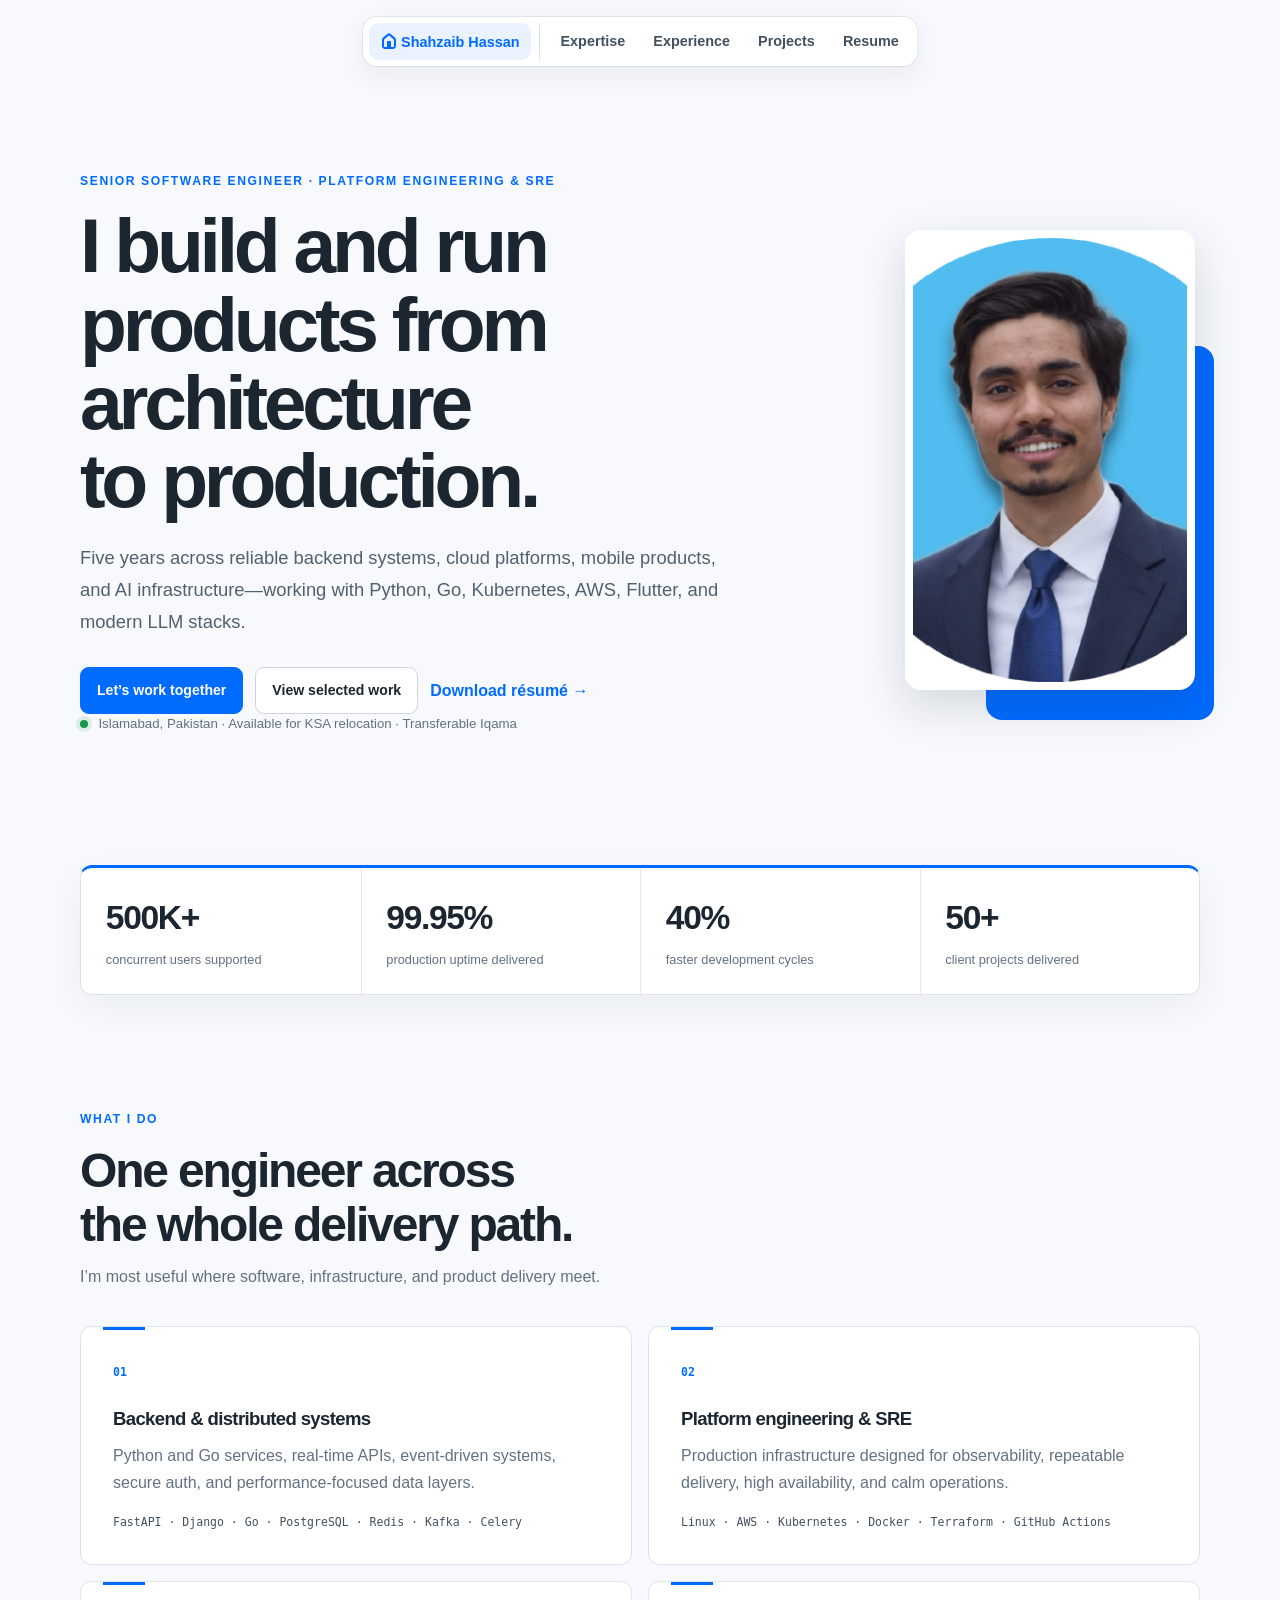
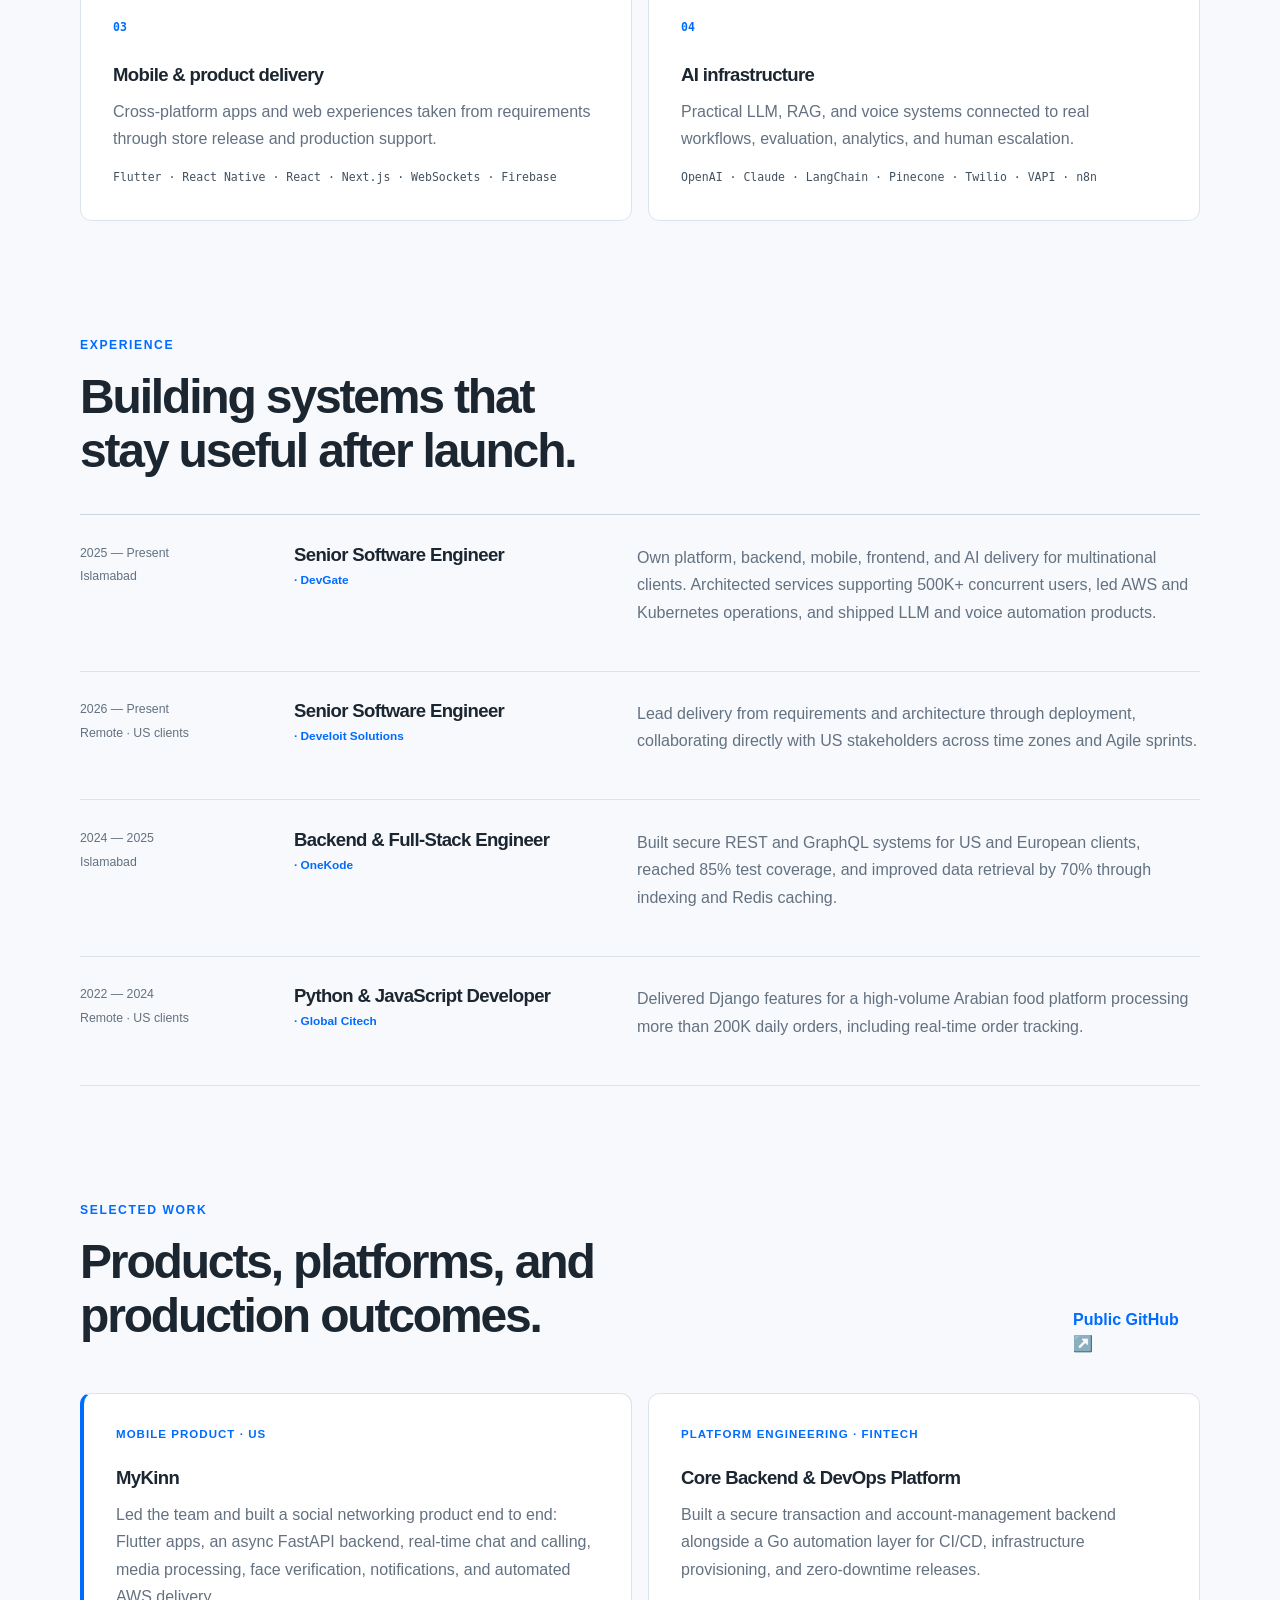
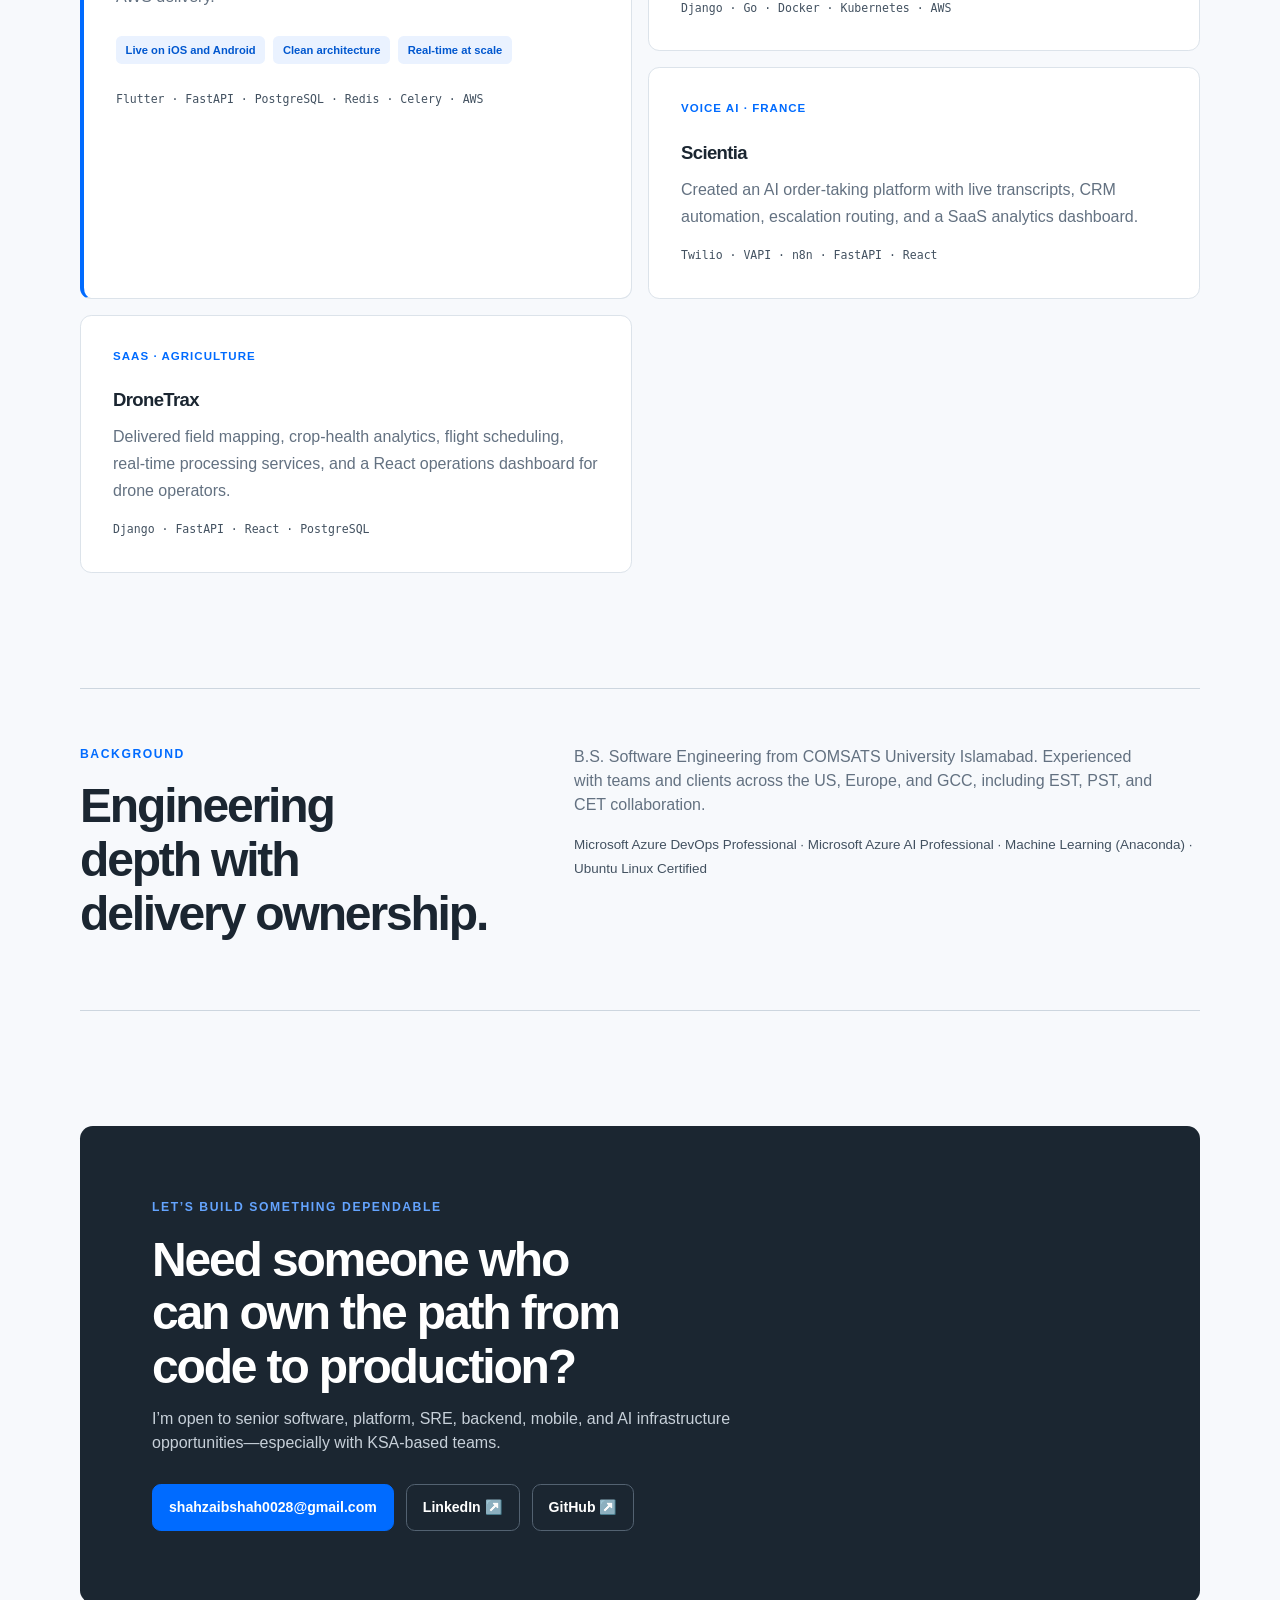
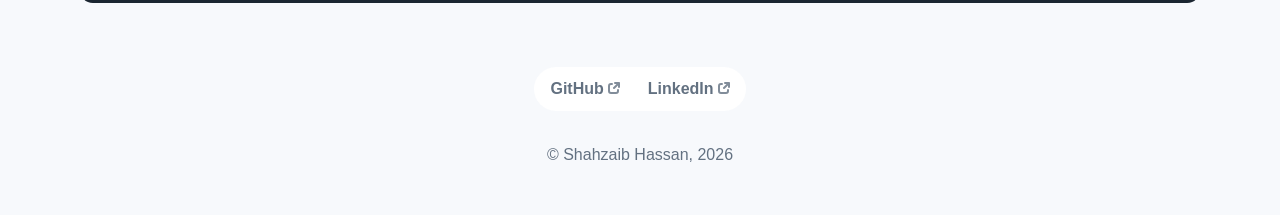
<file: index.html>
<!doctype html><html data-theme=light lang=en xmlns=http://www.w3.org/1999/xhtml><head><meta charset=UTF-8><meta content="Senior Software Engineer building reliable platforms, backend systems, mobile products, and AI infrastructure." name=description><meta content="width=device-width,initial-scale=1" name=viewport><meta content=#006BFF name=theme-color><meta content=#006BFF media=(prefers-color-scheme:dark) name=theme-color><title>Shahzaib Hassan</title><link href=https://shahzaibyy.github.io/ rel=canonical><link href=https://shahzaibyy.github.io/favicon.png rel=icon type=image/png><link href=https://shahzaibyy.github.io/apple-touch-icon.png rel=apple-touch-icon sizes=180x180 type=image/png><link href="data:image/svg+xml,%3Csvg xmlns='http://www.w3.org/2000/svg' viewBox='0 0 100 100'%3E%3Ctext x='-.07em' y='.89em' font-size='90'%3E⚙️%3C/text%3E%3C/svg%3E" rel=icon><style>:root,[data-theme=dark]{--accent-color:#006bff}@media (prefers-color-scheme:dark){:root:not([data-theme=light]){--accent-color:#006bff}}</style><link href=https://shahzaibyy.github.io/style.css rel=stylesheet><link href=https://shahzaibyy.github.io/portfolio.css rel=stylesheet><script defer src=https://shahzaibyy.github.io/closable.js></script><meta content="Shahzaib Hassan" property=og:site_name><meta content="Shahzaib Hassan" property=og:title><meta content=https://shahzaibyy.github.io/ property=og:url><meta content="Senior Software Engineer building reliable platforms, backend systems, mobile products, and AI infrastructure." property=og:description><meta content=https://shahzaibyy.github.io/card.png property=og:image><meta content=en_US property=og:locale><body><header id=site-nav><nav><a href=#main-content tabindex=0> Skip to Main Content </a><ul><li id=home><a class=active href=https://shahzaibyy.github.io> <i class=icon></i>Shahzaib Hassan</a><li class=divider><li><a href=https://shahzaibyy.github.io/#expertise>Expertise</a><li><a href=https://shahzaibyy.github.io/#experience>Experience</a><li><a href=https://shahzaibyy.github.io/#projects>Projects</a><li><a href=https://shahzaibyy.github.io/shahzaib-hassan-cv.pdf>Resume</a></ul></nav></header><main id=main-content><div class=portfolio-home><section aria-labelledby=hero-title class=hero><div class=hero-copy><p class=eyebrow>Senior Software Engineer · Platform Engineering & SRE<h1 id=hero-title>I build and run products from architecture to production.</h1><p class=hero-lead>Five years across reliable backend systems, cloud platforms, mobile products, and AI infrastructure—working with Python, Go, Kubernetes, AWS, Flutter, and modern LLM stacks.<div class=hero-actions><a class="button primary" href=mailto:shahzaibshah0028@gmail.com>Let’s work together</a><a class=button href=#projects>View selected work</a><a class=text-link href=/shahzaib-hassan-cv.pdf>Download résumé →</a></div><p class=availability><span aria-hidden=true></span> Islamabad, Pakistan · Available for KSA relocation · Transferable Iqama</div><div class=portrait-wrap><img alt="Shahzaib Hassan" class=portrait height=460 src=/img/shahzaib-hassan.png width=460></div></section><section aria-label="Career highlights" class=metrics><div><strong>500K+</strong><span>concurrent users supported</span></div><div><strong>99.95%</strong><span>production uptime delivered</span></div><div><strong>40%</strong><span>faster development cycles</span></div><div><strong>50+</strong><span>client projects delivered</span></div></section><section class=portfolio-section id=expertise><div class=section-heading><p class=eyebrow>What I do<h2>One engineer across the whole delivery path.</h2><p>I’m most useful where software, infrastructure, and product delivery meet.</div><div class=capability-grid><article class=capability-card><span class=card-number>01</span><h3>Backend & distributed systems</h3><p>Python and Go services, real-time APIs, event-driven systems, secure auth, and performance-focused data layers.<p class=stack>FastAPI · Django · Go · PostgreSQL · Redis · Kafka · Celery</article><article class=capability-card><span class=card-number>02</span><h3>Platform engineering & SRE</h3><p>Production infrastructure designed for observability, repeatable delivery, high availability, and calm operations.<p class=stack>Linux · AWS · Kubernetes · Docker · Terraform · GitHub Actions</article><article class=capability-card><span class=card-number>03</span><h3>Mobile & product delivery</h3><p>Cross-platform apps and web experiences taken from requirements through store release and production support.<p class=stack>Flutter · React Native · React · Next.js · WebSockets · Firebase</article><article class=capability-card><span class=card-number>04</span><h3>AI infrastructure</h3><p>Practical LLM, RAG, and voice systems connected to real workflows, evaluation, analytics, and human escalation.<p class=stack>OpenAI · Claude · LangChain · Pinecone · Twilio · VAPI · n8n</article></div></section><section class=portfolio-section id=experience><div class=section-heading><p class=eyebrow>Experience<h2>Building systems that stay useful after launch.</h2></div><div class=timeline><article><div class=timeline-meta><span>2025 — Present</span><span>Islamabad</span></div><h3>Senior Software Engineer <small>· DevGate</small></h3><p>Own platform, backend, mobile, frontend, and AI delivery for multinational clients. Architected services supporting 500K+ concurrent users, led AWS and Kubernetes operations, and shipped LLM and voice automation products.</article><article><div class=timeline-meta><span>2026 — Present</span><span>Remote · US clients</span></div><h3>Senior Software Engineer <small>· Develoit Solutions</small></h3><p>Lead delivery from requirements and architecture through deployment, collaborating directly with US stakeholders across time zones and Agile sprints.</article><article><div class=timeline-meta><span>2024 — 2025</span><span>Islamabad</span></div><h3>Backend & Full-Stack Engineer <small>· OneKode</small></h3><p>Built secure REST and GraphQL systems for US and European clients, reached 85% test coverage, and improved data retrieval by 70% through indexing and Redis caching.</article><article><div class=timeline-meta><span>2022 — 2024</span><span>Remote · US clients</span></div><h3>Python & JavaScript Developer <small>· Global Citech</small></h3><p>Delivered Django features for a high-volume Arabian food platform processing more than 200K daily orders, including real-time order tracking.</article></div></section><section class=portfolio-section id=projects><div class="section-heading split-heading"><div><p class=eyebrow>Selected work<h2>Products, platforms, and production outcomes.</h2></div><a class=text-link href=https://github.com/Shahzaibyy rel=noopener target=_blank>Public GitHub ↗</a></div><div class=project-grid><article class="project-card featured"><p class=project-type>Mobile product · US<h3>MyKinn</h3><p>Led the team and built a social networking product end to end: Flutter apps, an async FastAPI backend, real-time chat and calling, media processing, face verification, notifications, and automated AWS delivery.<ul class=project-results><li>Live on iOS and Android<li>Clean architecture<li>Real-time at scale</ul><p class=stack>Flutter · FastAPI · PostgreSQL · Redis · Celery · AWS</article><article class=project-card><p class=project-type>Platform engineering · FinTech<h3>Core Backend & DevOps Platform</h3><p>Built a secure transaction and account-management backend alongside a Go automation layer for CI/CD, infrastructure provisioning, and zero-downtime releases.<p class=stack>Django · Go · Docker · Kubernetes · AWS</article><article class=project-card><p class=project-type>Voice AI · France<h3>Scientia</h3><p>Created an AI order-taking platform with live transcripts, CRM automation, escalation routing, and a SaaS analytics dashboard.<p class=stack>Twilio · VAPI · n8n · FastAPI · React</article><article class=project-card><p class=project-type>SaaS · Agriculture<h3>DroneTrax</h3><p>Delivered field mapping, crop-health analytics, flight scheduling, real-time processing services, and a React operations dashboard for drone operators.<p class=stack>Django · FastAPI · React · PostgreSQL</article></div></section><section class="portfolio-section profile-note"><div><p class=eyebrow>Background<h2>Engineering depth with delivery ownership.</h2></div><div><p>B.S. Software Engineering from COMSATS University Islamabad. Experienced with teams and clients across the US, Europe, and GCC, including EST, PST, and CET collaboration.<p class=certifications>Microsoft Azure DevOps Professional · Microsoft Azure AI Professional · Machine Learning (Anaconda) · Ubuntu Linux Certified</div></section><section class=contact-card id=contact><p class=eyebrow>Let’s build something dependable<h2>Need someone who can own the path from code to production?</h2><p>I’m open to senior software, platform, SRE, backend, mobile, and AI infrastructure opportunities—especially with KSA-based teams.<div class=hero-actions><a class="button primary" href=mailto:shahzaibshah0028@gmail.com>shahzaibshah0028@gmail.com</a><a class=button href=https://www.linkedin.com/in/shahzaib-dev rel=noopener target=_blank>LinkedIn ↗</a><a class=button href=https://github.com/Shahzaibyy rel=noopener target=_blank>GitHub ↗</a></div></section></div></main><footer id=site-footer><nav><ul><li><a class=external href=https://github.com/Shahzaibyy>GitHub</a><li><a class=external href=https://www.linkedin.com/in/shahzaib-dev>LinkedIn</a></ul></nav><p>© Shahzaib Hassan, 2026</footer>
</file>
